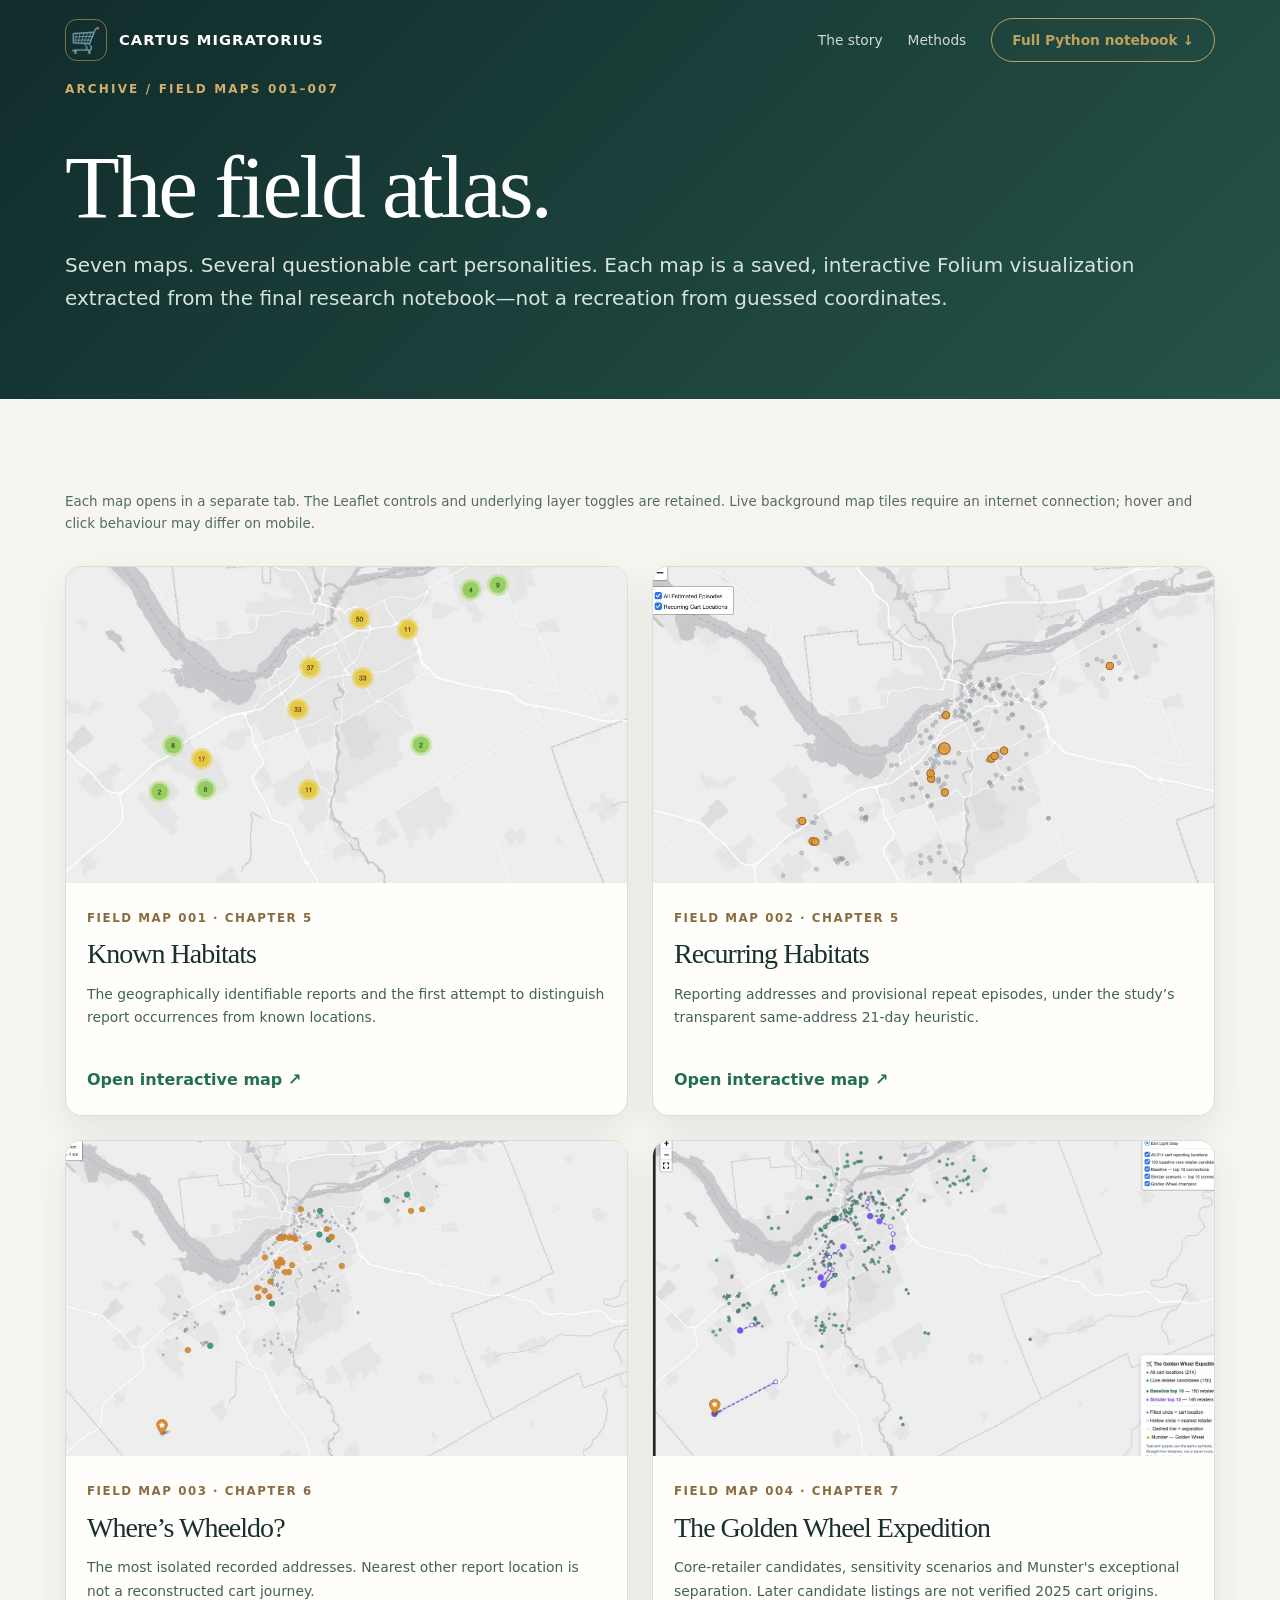
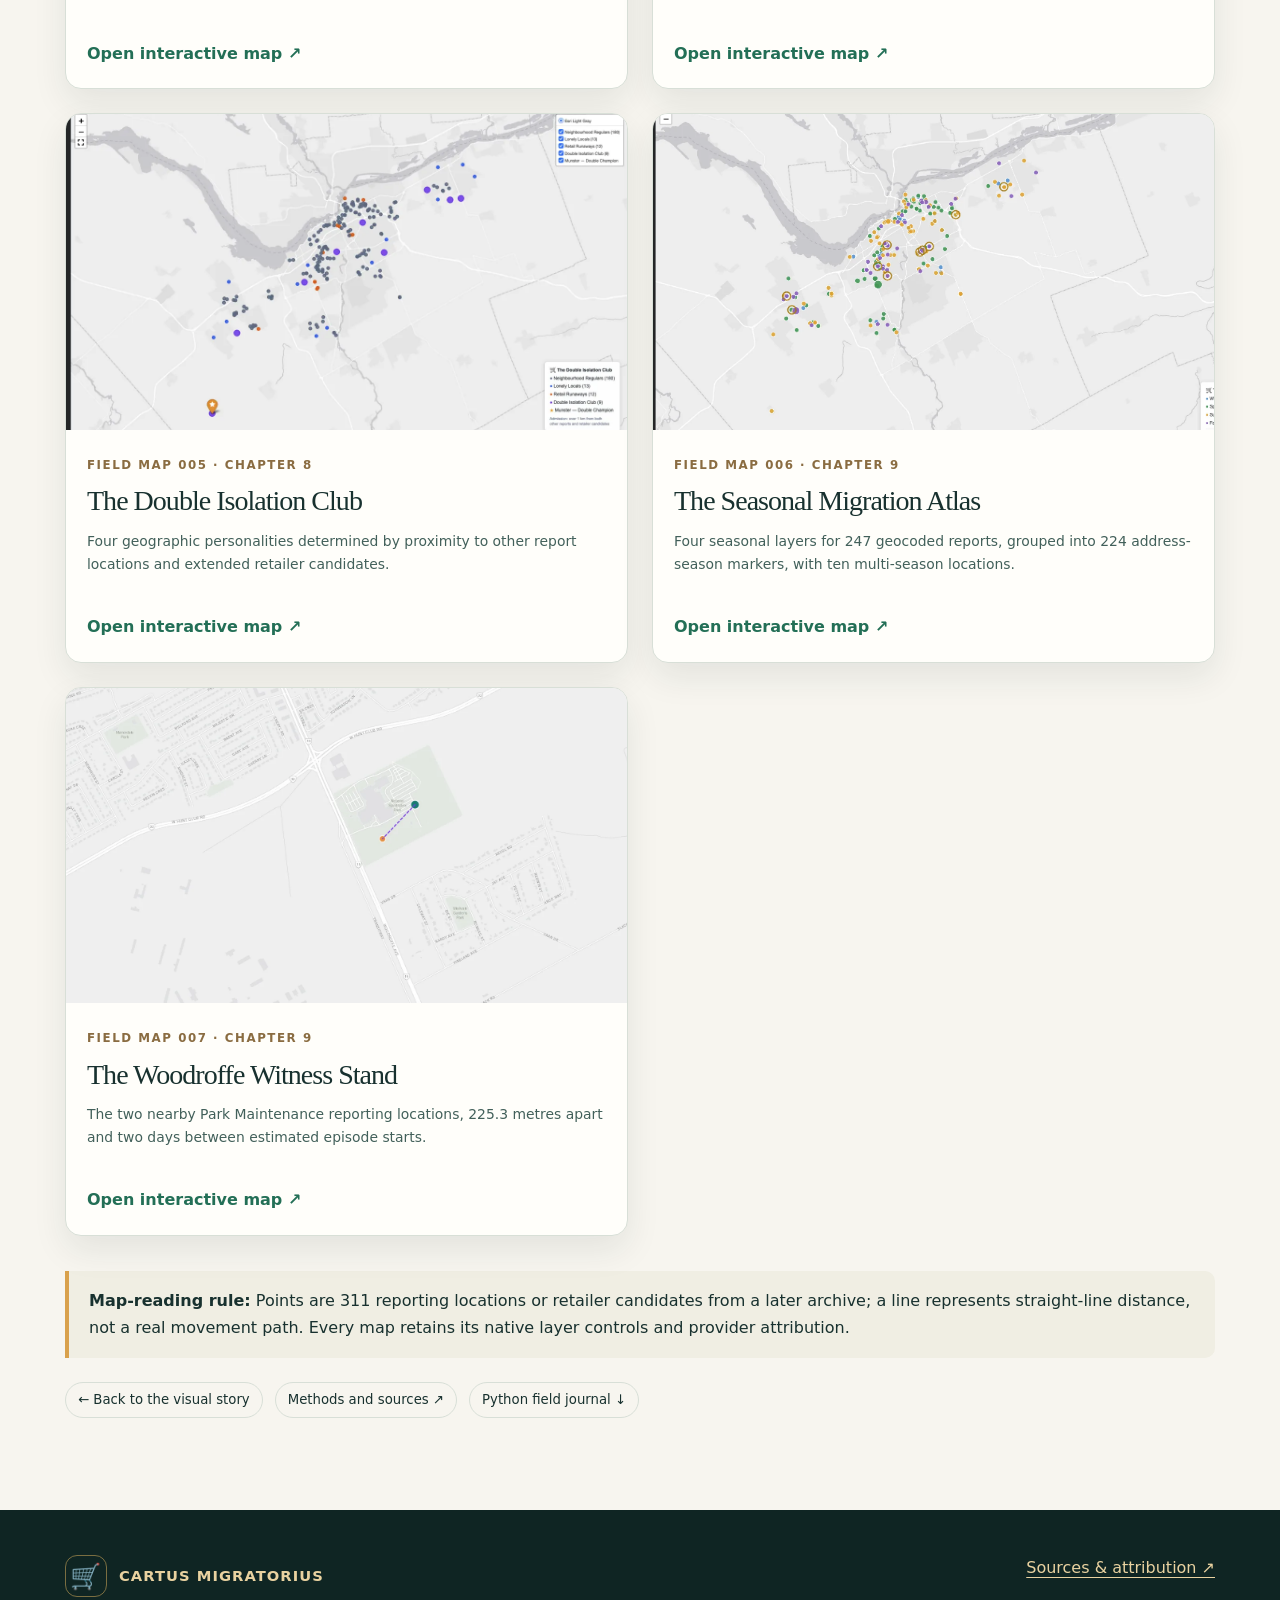
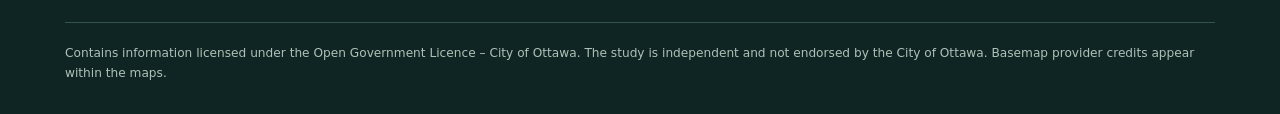
<file: docs/atlas.html>
<!doctype html><html lang="en"><head><meta charset="utf-8"><meta name="viewport" content="width=device-width, initial-scale=1"><meta name="theme-color" content="#102c2b"><title>Field Atlas | Cartus migratorius</title><meta name="description" content="Seven interactive Folium field maps from the Ottawa shopping cart 311 research project."><link rel="stylesheet" href="assets/style.css"></head><body>
<a class="skip" href="#content">Skip to atlas</a><header class="small-hero"><div class="wrap"><nav class="topnav" aria-label="Main navigation"><a href="index.html" class="brand"><span class="brand-symbol" aria-hidden="true">🛒</span> CARTUS MIGRATORIUS</a><div class="navlinks"><a href="index.html">The story</a><a href="methods.html">Methods</a><a class="navpill" href="assets/Cartus_Migratorius_Field_Journal.ipynb" download>Full Python notebook ↓</a></div></nav><div class="eyebrow-dark">Archive / Field Maps 001–007</div><h1>The field atlas.</h1><p class="lead">Seven maps. Several questionable cart personalities. Each map is a saved, interactive Folium visualization extracted from the final research notebook—not a recreation from guessed coordinates.</p></div></header>
<main id="content" class="section"><div class="wrap"><p class="caption">Each map opens in a separate tab. The Leaflet controls and underlying layer toggles are retained. Live background map tiles require an internet connection; hover and click behaviour may differ on mobile.</p><div class="atlas-grid" style="margin-top:31px">
<article class="atlas-card"><img src="assets/known-habitats.webp" alt="Ottawa base map illustration for the known habitat study" loading="lazy"><div class="content"><span class="num">Field Map 001 · Chapter 5</span><h2>Known Habitats</h2><p>The geographically identifiable reports and the first attempt to distinguish report occurrences from known locations.</p><a class="text-link" href="maps/known-habitats.html" target="_blank" rel="noopener">Open interactive map ↗</a></div></article>
<article class="atlas-card"><img src="assets/recurring-habitats.webp" alt="Ottawa base map illustration for recurring habitat study" loading="lazy"><div class="content"><span class="num">Field Map 002 · Chapter 5</span><h2>Recurring Habitats</h2><p>Reporting addresses and provisional repeat episodes, under the study’s transparent same-address 21-day heuristic.</p><a class="text-link" href="maps/recurring-habitats.html" target="_blank" rel="noopener">Open interactive map ↗</a></div></article>
<article class="atlas-card"><img src="assets/wheres-wheeldo.webp" alt="Ottawa base map illustration for isolation investigation" loading="lazy"><div class="content"><span class="num">Field Map 003 · Chapter 6</span><h2>Where’s Wheeldo?</h2><p>The most isolated recorded addresses. Nearest other report location is not a reconstructed cart journey.</p><a class="text-link" href="maps/wheres-wheeldo.html" target="_blank" rel="noopener">Open interactive map ↗</a></div></article>
<article class="atlas-card"><img src="assets/golden-wheel.webp" alt="Golden Wheel expedition map with retailer candidates and straight-line proximity connections" loading="lazy"><div class="content"><span class="num">Field Map 004 · Chapter 7</span><h2>The Golden Wheel Expedition</h2><p>Core-retailer candidates, sensitivity scenarios and Munster's exceptional separation. Later candidate listings are not verified 2025 cart origins.</p><a class="text-link" href="maps/golden-wheel.html" target="_blank" rel="noopener">Open interactive map ↗</a></div></article>
<article class="atlas-card"><img src="assets/double-isolation.webp" alt="Double Isolation Club map showing four colour categories" loading="lazy"><div class="content"><span class="num">Field Map 005 · Chapter 8</span><h2>The Double Isolation Club</h2><p>Four geographic personalities determined by proximity to other report locations and extended retailer candidates.</p><a class="text-link" href="maps/double-isolation.html" target="_blank" rel="noopener">Open interactive map ↗</a></div></article>
<article class="atlas-card"><img src="assets/seasonal-migration.webp" alt="Seasonal Migration Atlas map with four colour-coded seasons and gold rings" loading="lazy"><div class="content"><span class="num">Field Map 006 · Chapter 9</span><h2>The Seasonal Migration Atlas</h2><p>Four seasonal layers for 247 geocoded reports, grouped into 224 address-season markers, with ten multi-season locations.</p><a class="text-link" href="maps/seasonal-migration.html" target="_blank" rel="noopener">Open interactive map ↗</a></div></article>
<article class="atlas-card"><img src="assets/woodroffe-witnesses.webp" alt="Two marked locations near Nepean Sportsplex with a purple dashed separation line" loading="lazy"><div class="content"><span class="num">Field Map 007 · Chapter 9</span><h2>The Woodroffe Witness Stand</h2><p>The two nearby Park Maintenance reporting locations, 225.3 metres apart and two days between estimated episode starts.</p><a class="text-link" href="maps/woodroffe-witnesses.html" target="_blank" rel="noopener">Open interactive map ↗</a></div></article>
</div><div class="alert-note" style="margin-top:35px"><strong>Map-reading rule:</strong> Points are 311 reporting locations or retailer candidates from a later archive; a line represents straight-line distance, not a real movement path. Every map retains its native layer controls and provider attribution.</div><div class="chapter-links"><a href="index.html">← Back to the visual story</a><a href="methods.html">Methods and sources ↗</a><a href="assets/Cartus_Migratorius_Field_Journal.ipynb" download>Python field journal ↓</a></div></div></main>
<footer class="footer"><div class="wrap"><div class="footer-main"><a class="brand" href="index.html"><span class="brand-symbol" aria-hidden="true">🛒</span> CARTUS MIGRATORIUS</a><a href="methods.html#sources">Sources & attribution ↗</a></div><div class="micro">Contains information licensed under the Open Government Licence – City of Ottawa. The study is independent and not endorsed by the City of Ottawa. Basemap provider credits appear within the maps.</div></div></footer>
</body></html>
</file>
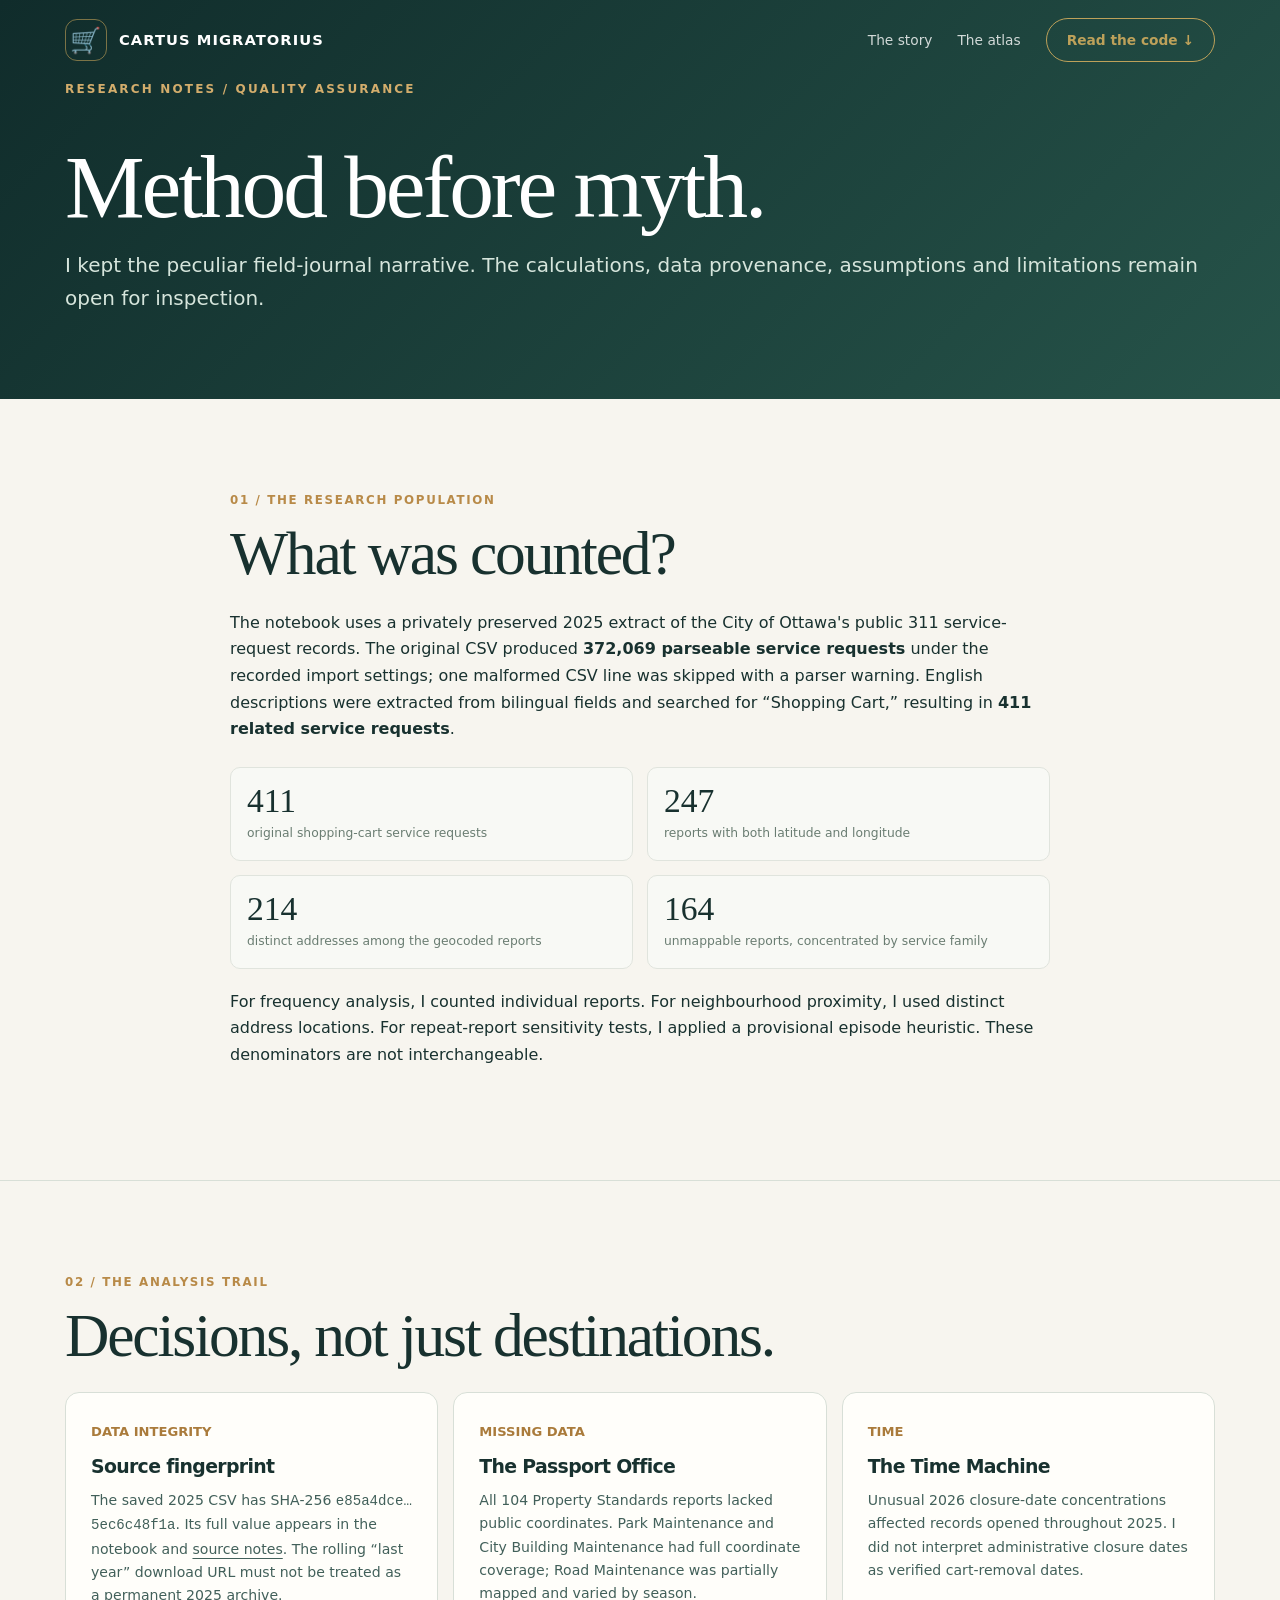
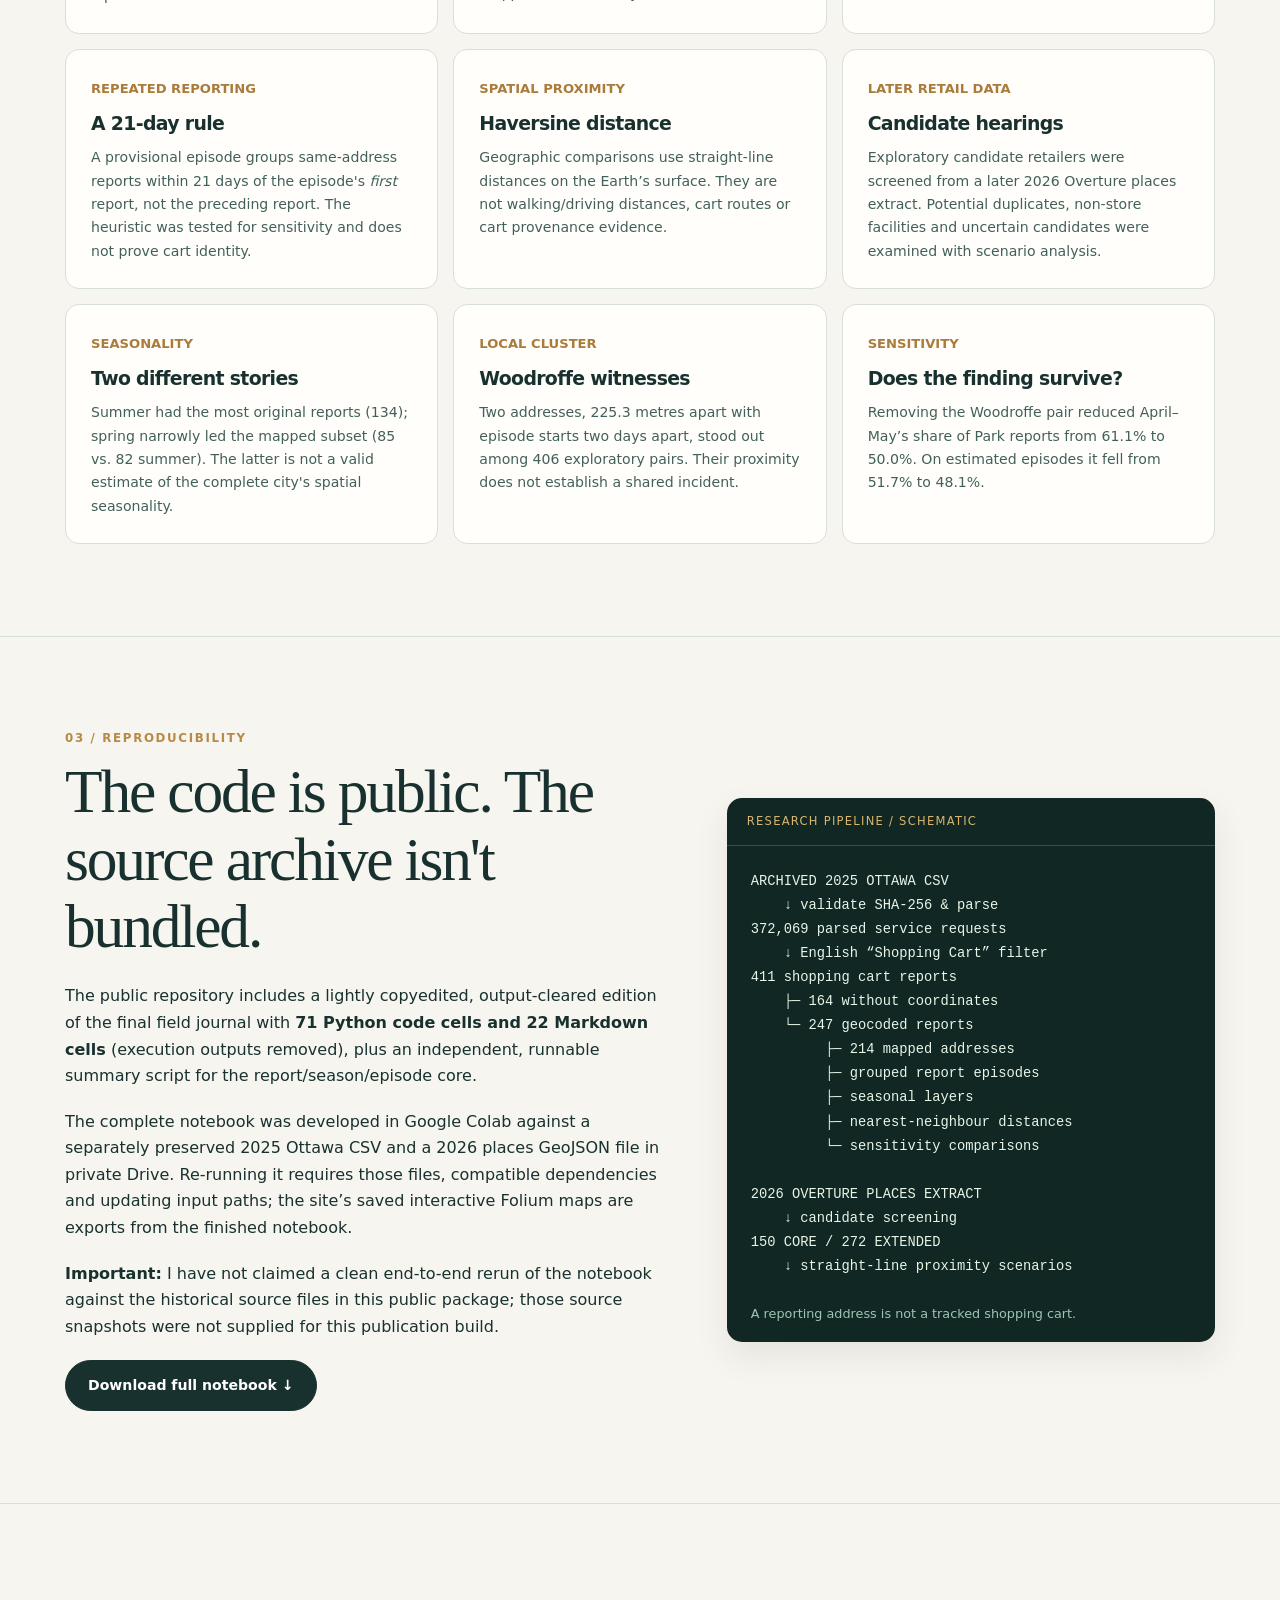
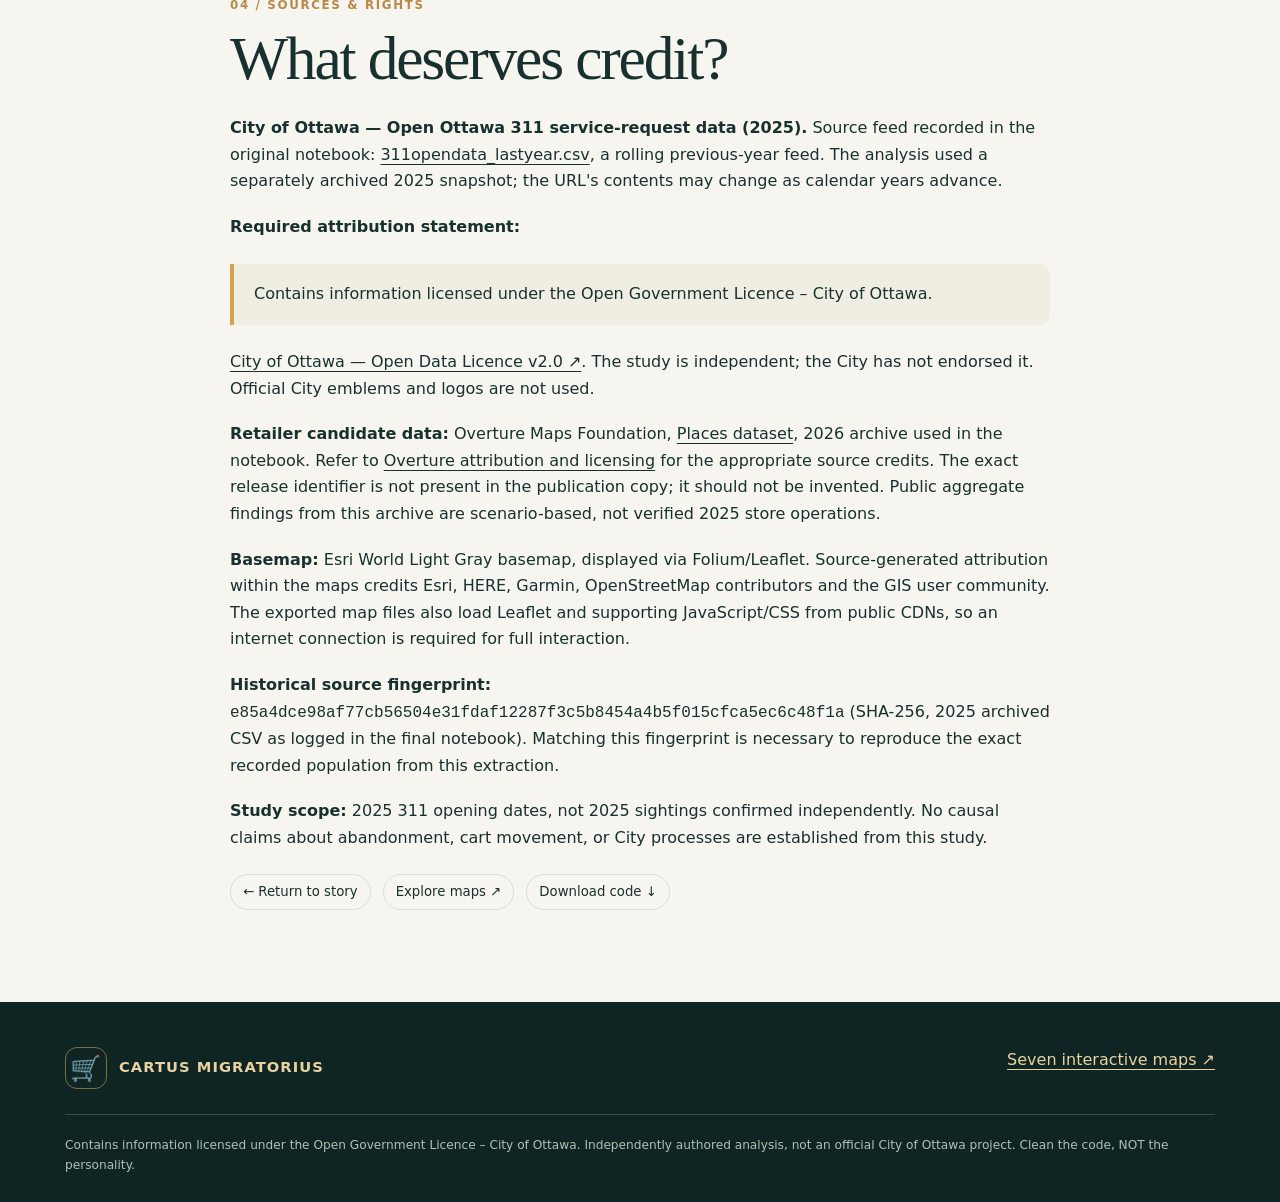
<file: docs/methods.html>
<!doctype html><html lang="en"><head><meta charset="utf-8"><meta name="viewport" content="width=device-width, initial-scale=1"><meta name="theme-color" content="#102c2b"><title>Methods & Sources | Cartus migratorius</title><meta name="description" content="Methods, reproducibility notes and data attribution for Cartus migratorius, an independent analysis of 2025 Ottawa 311 shopping cart reports."><link rel="stylesheet" href="assets/style.css"></head><body><a class="skip" href="#content">Skip to methods</a><header class="small-hero"><div class="wrap"><nav class="topnav" aria-label="Main navigation"><a href="index.html" class="brand"><span class="brand-symbol" aria-hidden="true">🛒</span> CARTUS MIGRATORIUS</a><div class="navlinks"><a href="index.html">The story</a><a href="atlas.html">The atlas</a><a class="navpill" href="assets/Cartus_Migratorius_Field_Journal.ipynb" download>Read the code ↓</a></div></nav><div class="eyebrow-dark">Research notes / Quality assurance</div><h1>Method before myth.</h1><p class="lead">I kept the peculiar field-journal narrative. The calculations, data provenance, assumptions and limitations remain open for inspection.</p></div></header>
<main id="content">
<section class="section"><div class="wrap narrow"><div class="section-num">01 / The research population</div><h2>What was counted?</h2><p>The notebook uses a privately preserved 2025 extract of the City of Ottawa's public 311 service-request records. The original CSV produced <strong>372,069 parseable service requests</strong> under the recorded import settings; one malformed CSV line was skipped with a parser warning. English descriptions were extracted from bilingual fields and searched for “Shopping Cart,” resulting in <strong>411 related service requests</strong>.</p><div class="comparison"><div class="mini"><strong>411</strong><span>original shopping-cart service requests</span></div><div class="mini"><strong>247</strong><span>reports with both latitude and longitude</span></div><div class="mini"><strong>214</strong><span>distinct addresses among the geocoded reports</span></div><div class="mini"><strong>164</strong><span>unmappable reports, concentrated by service family</span></div></div><p style="margin-top:20px">For frequency analysis, I counted individual reports. For neighbourhood proximity, I used distinct address locations. For repeat-report sensitivity tests, I applied a provisional episode heuristic. These denominators are not interchangeable.</p></div></section>
<section class="section"><div class="wrap"><div class="section-num">02 / The analysis trail</div><h2>Decisions, not just destinations.</h2><div class="method-grid"><div class="method-item"><span class="ordinal">DATA INTEGRITY</span><h3>Source fingerprint</h3><p>The saved 2025 CSV has SHA-256 <code>e85a4dce…5ec6c48f1a</code>. Its full value appears in the notebook and <a href="#sources">source notes</a>. The rolling “last year” download URL must not be treated as a permanent 2025 archive.</p></div><div class="method-item"><span class="ordinal">MISSING DATA</span><h3>The Passport Office</h3><p>All 104 Property Standards reports lacked public coordinates. Park Maintenance and City Building Maintenance had full coordinate coverage; Road Maintenance was partially mapped and varied by season.</p></div><div class="method-item"><span class="ordinal">TIME</span><h3>The Time Machine</h3><p>Unusual 2026 closure-date concentrations affected records opened throughout 2025. I did not interpret administrative closure dates as verified cart-removal dates.</p></div><div class="method-item"><span class="ordinal">REPEATED REPORTING</span><h3>A 21-day rule</h3><p>A provisional episode groups same-address reports within 21 days of the episode's <em>first</em> report, not the preceding report. The heuristic was tested for sensitivity and does not prove cart identity.</p></div><div class="method-item"><span class="ordinal">SPATIAL PROXIMITY</span><h3>Haversine distance</h3><p>Geographic comparisons use straight-line distances on the Earth’s surface. They are not walking/driving distances, cart routes or cart provenance evidence.</p></div><div class="method-item"><span class="ordinal">LATER RETAIL DATA</span><h3>Candidate hearings</h3><p>Exploratory candidate retailers were screened from a later 2026 Overture places extract. Potential duplicates, non-store facilities and uncertain candidates were examined with scenario analysis.</p></div><div class="method-item"><span class="ordinal">SEASONALITY</span><h3>Two different stories</h3><p>Summer had the most original reports (134); spring narrowly led the mapped subset (85 vs. 82 summer). The latter is not a valid estimate of the complete city's spatial seasonality.</p></div><div class="method-item"><span class="ordinal">LOCAL CLUSTER</span><h3>Woodroffe witnesses</h3><p>Two addresses, 225.3 metres apart with episode starts two days apart, stood out among 406 exploratory pairs. Their proximity does not establish a shared incident.</p></div><div class="method-item"><span class="ordinal">SENSITIVITY</span><h3>Does the finding survive?</h3><p>Removing the Woodroffe pair reduced April–May’s share of Park reports from 61.1% to 50.0%. On estimated episodes it fell from 51.7% to 48.1%.</p></div></div></div></section>
<section class="section"><div class="wrap split reverse"><div><div class="section-num">03 / Reproducibility</div><h2>The code is public. The source archive isn't bundled.</h2><p>The public repository includes a lightly copyedited, output-cleared edition of the final field journal with <strong>71 Python code cells and 22 Markdown cells</strong> (execution outputs removed), plus an independent, runnable summary script for the report/season/episode core.</p><p>The complete notebook was developed in Google Colab against a separately preserved 2025 Ottawa CSV and a 2026 places GeoJSON file in private Drive. Re-running it requires those files, compatible dependencies and updating input paths; the site’s saved interactive Folium maps are exports from the finished notebook.</p><p><strong>Important:</strong> I have not claimed a clean end-to-end rerun of the notebook against the historical source files in this public package; those source snapshots were not supplied for this publication build.</p><a class="btn btn-ink" href="assets/Cartus_Migratorius_Field_Journal.ipynb" download>Download full notebook ↓</a></div><div class="code-teaser"><div class="code-top">research pipeline / schematic</div><pre><code>ARCHIVED 2025 OTTAWA CSV
    ↓ validate SHA-256 & parse
372,069 parsed service requests
    ↓ English “Shopping Cart” filter
411 shopping cart reports
    ├─ 164 without coordinates
    └─ 247 geocoded reports
         ├─ 214 mapped addresses
         ├─ grouped report episodes
         ├─ seasonal layers
         ├─ nearest-neighbour distances
         └─ sensitivity comparisons

2026 OVERTURE PLACES EXTRACT
    ↓ candidate screening
150 CORE / 272 EXTENDED
    ↓ straight-line proximity scenarios</code></pre><div class="code-caption">A reporting address is not a tracked shopping cart.</div></div></div></section>
<section id="sources" class="section"><div class="wrap narrow"><div class="section-num">04 / Sources & rights</div><h2>What deserves credit?</h2><p><strong>City of Ottawa — Open Ottawa 311 service-request data (2025).</strong> Source feed recorded in the original notebook: <a href="https://311opendatastorage.blob.core.windows.net/311data/311opendata_lastyear.csv">311opendata_lastyear.csv</a>, a rolling previous-year feed. The analysis used a separately archived 2025 snapshot; the URL's contents may change as calendar years advance.</p><p><strong>Required attribution statement:</strong></p><div class="alert-note">Contains information licensed under the Open Government Licence – City of Ottawa.</div><p><a href="https://ottawa.ca/en/city-hall/open-transparent-and-accountable-government/open-data/open-data-licence-version-20">City of Ottawa — Open Data Licence v2.0 ↗</a>. The study is independent; the City has not endorsed it. Official City emblems and logos are not used.</p><p><strong>Retailer candidate data:</strong> Overture Maps Foundation, <a href="https://docs.overturemaps.org/guides/places/">Places dataset</a>, 2026 archive used in the notebook. Refer to <a href="https://docs.overturemaps.org/attribution/">Overture attribution and licensing</a> for the appropriate source credits. The exact release identifier is not present in the publication copy; it should not be invented. Public aggregate findings from this archive are scenario-based, not verified 2025 store operations.</p><p><strong>Basemap:</strong> Esri World Light Gray basemap, displayed via Folium/Leaflet. Source-generated attribution within the maps credits Esri, HERE, Garmin, OpenStreetMap contributors and the GIS user community. The exported map files also load Leaflet and supporting JavaScript/CSS from public CDNs, so an internet connection is required for full interaction.</p><p><strong>Historical source fingerprint:</strong> <code style="overflow-wrap:anywhere">e85a4dce98af77cb56504e31fdaf12287f3c5b8454a4b5f015cfca5ec6c48f1a</code> (SHA-256, 2025 archived CSV as logged in the final notebook). Matching this fingerprint is necessary to reproduce the exact recorded population from this extraction.</p><p><strong>Study scope:</strong> 2025 311 opening dates, not 2025 sightings confirmed independently. No causal claims about abandonment, cart movement, or City processes are established from this study.</p><div class="chapter-links"><a href="index.html">← Return to story</a><a href="atlas.html">Explore maps ↗</a><a href="assets/Cartus_Migratorius_Field_Journal.ipynb" download>Download code ↓</a></div></div></section>
</main><footer class="footer"><div class="wrap"><div class="footer-main"><a class="brand" href="index.html"><span class="brand-symbol" aria-hidden="true">🛒</span> CARTUS MIGRATORIUS</a><a href="atlas.html">Seven interactive maps ↗</a></div><div class="micro">Contains information licensed under the Open Government Licence – City of Ottawa. Independently authored analysis, not an official City of Ottawa project. Clean the code, NOT the personality.</div></div></footer></body></html>
</file>
<file: docs/assets/style.css>
:root{--ink:#18312f;--ink2:#42605a;--pine:#102c2b;--pine2:#193e3b;--cream:#f7f5ef;--paper:#fffefa;--stroke:#d8dfd7;--gold:#e5b861;--orange:#cf7e41;--green:#2e9770;--purple:#876bbb;--winter:#65a4d6;--spring:#329b6a;--summer:#e5a53e;--fall:#9a78bd;--shadow:0 14px 34px rgba(21,46,42,.085)}
*{box-sizing:border-box}html{scroll-behavior:smooth}body{margin:0;background:var(--cream);color:var(--ink);font:16px/1.66 system-ui,-apple-system,BlinkMacSystemFont,"Segoe UI",sans-serif;-webkit-font-smoothing:antialiased}a{color:inherit;text-decoration-thickness:1px;text-underline-offset:4px}button,select{font:inherit}button{cursor:pointer}button:focus-visible,a:focus-visible,select:focus-visible{outline:3px solid #b88531;outline-offset:3px}p{margin:0 0 1.2rem}h1,h2,h3{line-height:1.1;letter-spacing:-.035em}h1,h2,.serif,.bigquote{font-family:Georgia,"Times New Roman",serif}h2{font-size:clamp(2.2rem,4.8vw,4rem);margin:.6rem 0 1.4rem;font-weight:normal}h3{font-size:1.18rem;margin:0 0 .55rem}small,.small{font-size:.83rem}.muted{color:#6b7d73}.wrap{width:min(1150px,calc(100% - 44px));margin-inline:auto}.narrow{max-width:820px}.skip{position:absolute;left:-999px}.skip:focus{left:10px;top:10px;z-index:100;background:#fff;padding:9px}.kicker,.eyebrow,.tag{font-size:.74rem;letter-spacing:.18em;text-transform:uppercase;font-weight:750}.kicker{color:var(--orange)}.section{padding:92px 0}.section+.section{border-top:1px solid var(--stroke)}.section-head{max-width:790px}.lead{font-size:1.25rem;line-height:1.65;color:var(--ink2)}.caption{font-size:.84rem;color:#536c63}.topnav{height:80px;display:flex;justify-content:space-between;align-items:center;gap:15px;position:relative;z-index:10}.brand{display:flex;align-items:center;gap:12px;text-decoration:none;font-weight:900;letter-spacing:.07em;font-size:.92rem}.brand-symbol{display:grid;place-items:center;width:42px;height:42px;border:1px solid rgba(229,184,97,.5);border-radius:12px;color:var(--gold);font-size:25px}.navlinks{display:flex;gap:25px;align-items:center}.navlinks a{text-decoration:none;font-size:.86rem;opacity:.8}.navlinks a:hover{opacity:1;text-decoration:underline}.navpill,.btn{display:inline-flex;align-items:center;justify-content:center;gap:9px;border-radius:999px;padding:10px 20px;font-weight:720;text-decoration:none;border:1px solid currentColor;font-size:.88rem;white-space:nowrap}.navpill{color:var(--gold)!important}.btn{padding:13px 22px;transition:transform .15s,background .15s}.btn:hover{transform:translateY(-2px)}.btn-primary{background:var(--gold);border-color:var(--gold);color:#142f2c}.btn-secondary{border-color:rgba(255,255,255,.38);color:#fff}.btn-ink{background:var(--ink);border-color:var(--ink);color:#fff}.masthead{color:#f9f9f0;background:radial-gradient(900px 570px at 88% 20%,#2c5a4b 0%,transparent 70%),linear-gradient(160deg,#102b2b,#132d2b 68%,#0c292b);position:relative;overflow:hidden}.masthead:after{content:"";position:absolute;pointer-events:none;inset:0;background-image:linear-gradient(rgba(255,255,255,.022) 1px,transparent 1px),linear-gradient(90deg,rgba(255,255,255,.022) 1px,transparent 1px);background-size:60px 60px;opacity:.55}.masthead .wrap{position:relative;z-index:2}.hero{display:grid;grid-template-columns:1.1fr .9fr;gap:32px;align-items:center;min-height:625px;padding:50px 0 94px}.hero h1{font-size:clamp(4.4rem,9vw,8.3rem);line-height:.92;letter-spacing:-.08em;font-weight:normal;margin:22px 0}.hero h1 em{color:var(--gold);font-weight:normal}.hero .subtitle{font-size:1.25rem;max-width:560px;color:#d4e2da;line-height:1.65}.hero .kicker{color:#d8bf88}.hero-actions{display:flex;flex-wrap:wrap;gap:12px;margin-top:30px}.hero-art{position:relative;min-height:400px;display:flex;align-items:center;justify-content:center}.hero-art .art-orbit{width:min(100%,470px);aspect-ratio:1;border:1px dashed #517769;border-radius:100%;display:grid;place-items:center;transform:rotate(-12deg);position:relative}.hero-art .art-orbit:before{content:"";position:absolute;inset:28px;border:1px dashed #557668;border-radius:100%}.cart-svg{width:80%;filter:drop-shadow(0 20px 15px rgba(0,0,0,.2));transform:rotate(12deg)}.art-caption{position:absolute;bottom:20px;right:0;border:1px solid #486b5d;border-radius:8px;background:#153934;padding:13px 17px;color:#d8e7df;font-size:.77rem;letter-spacing:.07em}.hero-foot{border-top:1px solid rgba(255,255,255,.13);display:flex;justify-content:space-between;padding:16px 0 23px;color:#c1d4ca;font-size:.76rem;letter-spacing:.06em}.stat-band{position:relative;margin-top:-47px;z-index:4}.stats{display:grid;grid-template-columns:repeat(4,1fr);background:var(--paper);box-shadow:var(--shadow);border-radius:17px;overflow:hidden;border:1px solid var(--stroke)}.stat{padding:26px 25px;border-right:1px solid var(--stroke)}.stat:last-child{border-right:none}.stat strong{display:block;font-size:clamp(1.8rem,3vw,3.1rem);font-family:Georgia,serif;line-height:1;color:var(--ink);font-weight:normal}.stat span{display:block;margin-top:8px;color:#53716a;font-size:.82rem}.note-band{padding:40px 0 6px}.bigquote{font-size:clamp(1.7rem,3vw,2.6rem);line-height:1.4;max-width:900px;color:#344d48}.bigquote em{color:#a46b30}.split{display:grid;grid-template-columns:.85fr 1.15fr;gap:65px;align-items:center}.split.reverse{grid-template-columns:1.1fr .9fr}.paper-card{background:var(--paper);border:1px solid var(--stroke);border-radius:18px;padding:27px;box-shadow:var(--shadow)}.chart-head{display:flex;align-items:flex-start;gap:15px;justify-content:space-between;flex-wrap:wrap;margin-bottom:20px}.chart-head h3{margin-bottom:4px}.tabs{border:1px solid #d2ded6;display:flex;border-radius:999px;padding:4px;background:#eff3ee}.tabs button{background:transparent;border:0;color:var(--ink2);font-size:.8rem;font-weight:750;border-radius:999px;padding:7px 12px}.tabs button[aria-pressed=true]{background:var(--ink);color:#fff}.bar-row{display:grid;grid-template-columns:80px 1fr 52px;align-items:center;gap:10px;margin:19px 0}.bar-row label{font-weight:700;font-size:.89rem}.bar-track{background:#eef1ec;height:28px;border-radius:5px;overflow:hidden}.bar-fill{height:100%;width:0;border-radius:5px;transition:width .45s}.bar-val{text-align:right;font-size:.89rem;font-weight:800;font-variant-numeric:tabular-nums}.bar-winter{background:var(--winter)}.bar-spring{background:var(--spring)}.bar-summer{background:var(--summer)}.bar-fall{background:var(--fall)}.tiny-note{font-size:.75rem;color:#5c7369}.dot{display:inline-block;width:9px;height:9px;border-radius:50%;margin-right:8px}.comparison{display:grid;grid-template-columns:1fr 1fr;gap:14px;margin-top:24px}.comparison .mini{padding:16px;border:1px solid #e0e4dd;border-radius:10px;background:#f8f9f5}.comparison strong{font:normal 2.1rem/1 Georgia,serif;display:block}.comparison span{display:block;font-size:.77rem;color:#6a7d72;margin-top:6px}.coverage-row{display:grid;grid-template-columns:145px 1fr 56px;gap:12px;align-items:center;margin:14px 0;font-size:.86rem}.coverage-bar{height:17px;background:#edf0e9;border-radius:99px;overflow:hidden}.coverage-bar b{height:100%;display:block;background:var(--green);border-radius:99px}.coverage-row .zero{color:#b65f43}.feature-image{width:100%;border-radius:16px;display:block;object-fit:cover;aspect-ratio:16/10;border:1px solid #dfe3dd;box-shadow:var(--shadow)}.map-shell{background:var(--paper);border-radius:18px;overflow:hidden;border:1px solid var(--stroke);box-shadow:var(--shadow)}.map-toolbar{padding:15px 18px;display:flex;align-items:center;justify-content:space-between;gap:12px;flex-wrap:wrap}.map-toolbar label{font-size:.83rem;font-weight:750}.map-toolbar select{max-width:330px;min-width:180px;border-radius:8px;padding:8px;border:1px solid #c7d3ca;background:#fff;color:var(--ink)}.map-frame{display:block;width:100%;height:495px;border:0;background:#e7e9e4}.map-footer{display:flex;gap:12px;justify-content:space-between;padding:13px 18px;background:#f0f3ee;color:#49615a;font-size:.77rem;flex-wrap:wrap}.map-footer a{font-weight:750}.map-mini{display:grid;grid-template-columns:repeat(3,1fr);gap:16px;margin-top:24px}.mini-card{border:1px solid var(--stroke);background:var(--paper);border-radius:12px;padding:12px}.mini-card img{width:100%;aspect-ratio:16/9;object-fit:cover;border-radius:6px}.mini-card b,.mini-card span{display:block}.mini-card b{margin:7px 0 2px;font-size:.87rem}.mini-card span{font-size:.76rem;color:#63796f}.section-dark{color:#f8f9f2;background:var(--pine)}.section-dark h2{color:#fff}.section-dark .lead{color:#c9d9d0}.callout{display:grid;grid-template-columns:1fr 1fr;gap:24px}.callout .metric{font-family:Georgia,serif;font-size:clamp(2rem,3.4vw,3.7rem);color:var(--gold);line-height:1.2}.callout .metric-note{font-size:.8rem;color:#c9dbd0}.sensitivity{display:grid;grid-template-columns:1fr 1fr;gap:16px}.sensitivity-card{padding:23px;border:1px solid #527268;border-radius:16px;background:#20413e}.sensitivity-card h3{font-size:.9rem;color:#d4e3d8}.sensitivity-card .measure{font-size:clamp(2rem,3.7vw,3.4rem);letter-spacing:-.05em;font-family:Georgia,serif}.sensitivity-card .measure em{color:var(--gold);font-style:normal}.sensitivity-card small{color:#c2d4cb}.small-hero{background:linear-gradient(135deg,#102c2b,#265349);color:#fff;padding-bottom:65px}.small-hero h1{font:normal clamp(3.8rem,7vw,6.7rem)/1 Georgia,serif;margin:42px 0 17px}.small-hero .lead{color:#d6e5dc}.atlas-grid{display:grid;grid-template-columns:repeat(2,1fr);gap:24px}.atlas-card{background:var(--paper);border:1px solid var(--stroke);border-radius:16px;overflow:hidden;box-shadow:var(--shadow)}.atlas-card img{width:100%;aspect-ratio:16/9;object-fit:cover;display:block}.atlas-card .content{padding:21px}.atlas-card .num{font-size:.74rem;letter-spacing:.13em;color:#8a6c41;text-transform:uppercase;font-weight:800}.atlas-card h2{font:normal 1.75rem/1.2 Georgia,serif;margin:7px 0 12px}.atlas-card p{font-size:.87rem;color:var(--ink2);min-height:65px}.text-link{color:#236f56;font-weight:800;text-decoration:none}.text-link:hover{text-decoration:underline}.method-grid{display:grid;grid-template-columns:repeat(3,1fr);gap:15px}.method-item{background:var(--paper);border:1px solid var(--stroke);padding:25px;border-radius:14px}.method-item .ordinal{font-size:.82rem;font-weight:800;color:#aa7b3b}.method-item h3{margin:12px 0}.method-item p{font-size:.88rem;color:var(--ink2);margin:0}.code-teaser{background:#112724;color:#e8f5e7;border-radius:15px;overflow:hidden;box-shadow:var(--shadow)}.code-top{padding:14px 20px;font-size:.72rem;letter-spacing:.11em;text-transform:uppercase;border-bottom:1px solid #37514a;color:#d9b56e}.code-teaser pre{padding:24px;white-space:pre-wrap;word-break:break-word;margin:0;font-size:.86rem;line-height:1.75}.code-teaser code{font-family:ui-monospace,SFMono-Regular,Menlo,monospace}.code-caption{padding:0 24px 18px;color:#9fc4b5;font-size:.8rem}.footer{padding:45px 0 30px;background:#0f2523;color:#d8e6dc}.footer-main{display:flex;justify-content:space-between;gap:30px;padding-bottom:25px}.footer a{color:#e9d2a0}.footer .micro{color:#adc2b6;font-size:.76rem;border-top:1px solid #35534a;padding-top:20px}.footer .micro p{margin-bottom:7px}.source-list{margin:0;padding-left:20px}.source-list li{margin:11px 0}.file-tree{padding:23px;background:#112725;border-radius:12px;color:#e3e6d9;white-space:pre;overflow:auto;font: .84rem/1.7 ui-monospace,SFMono-Regular,Menlo,monospace}.alert-note{border-left:4px solid #d9a14c;padding:17px 20px;background:#f0eee3;border-radius:0 10px 10px 0;margin:24px 0}.eyebrow-dark{font-size:.75rem;font-weight:800;color:#d3ad6c;letter-spacing:.18em;text-transform:uppercase}.chapter-links{display:flex;flex-wrap:wrap;gap:12px;margin-top:22px}.chapter-links a{font-size:.83rem;border:1px solid var(--stroke);padding:6px 12px;border-radius:99px;text-decoration:none}.section-num{font-weight:800;color:#b88a48;font-size:.74rem;letter-spacing:.14em;text-transform:uppercase}
@media(max-width:900px){.hero{grid-template-columns:1fr;min-height:auto;padding:45px 0 85px}.hero-art{min-height:240px;max-width:500px;width:100%;margin:auto}.art-caption{right:10px}.hero h1{font-size:clamp(4rem,11vw,6.5rem)}.split,.split.reverse{grid-template-columns:1fr;gap:28px}.section{padding:70px 0}.stats{grid-template-columns:repeat(2,1fr)}.stat:nth-child(2){border-right:0}.stat:nth-child(-n+2){border-bottom:1px solid var(--stroke)}.map-mini,.method-grid{grid-template-columns:1fr 1fr}.navlinks{gap:14px}.navlinks a{font-size:.8rem}.map-frame{height:430px}}
@media(max-width:610px){.wrap{width:calc(100% - 30px)}.navlinks a:not(.navpill){display:none}.topnav{height:65px}.brand{font-size:.74rem}.brand-symbol{width:35px;height:35px}.navpill{padding:7px 12px;font-size:.76rem}.hero{padding:38px 0 70px}.hero h1{font-size:4.6rem}.hero-art{min-height:190px}.hero-foot{display:block;line-height:1.8}.stat{padding:19px 17px}.stat strong{font-size:2.25rem}.comparison,.sensitivity,.callout,.atlas-grid,.method-grid,.map-mini{grid-template-columns:1fr}.section{padding:53px 0}h2{font-size:2.65rem}.paper-card{padding:18px}.bar-row{grid-template-columns:62px 1fr 38px;gap:6px}.coverage-row{grid-template-columns:119px 1fr 43px;gap:7px;font-size:.75rem}.map-frame{height:355px}.map-toolbar select{min-width:150px;width:100%}.map-toolbar{align-items:stretch}.atlas-card p{min-height:auto}.footer-main{display:block}}
@media(prefers-reduced-motion:reduce){*,*:before,*:after{scroll-behavior:auto!important;transition:none!important;animation:none!important}}
</file>
